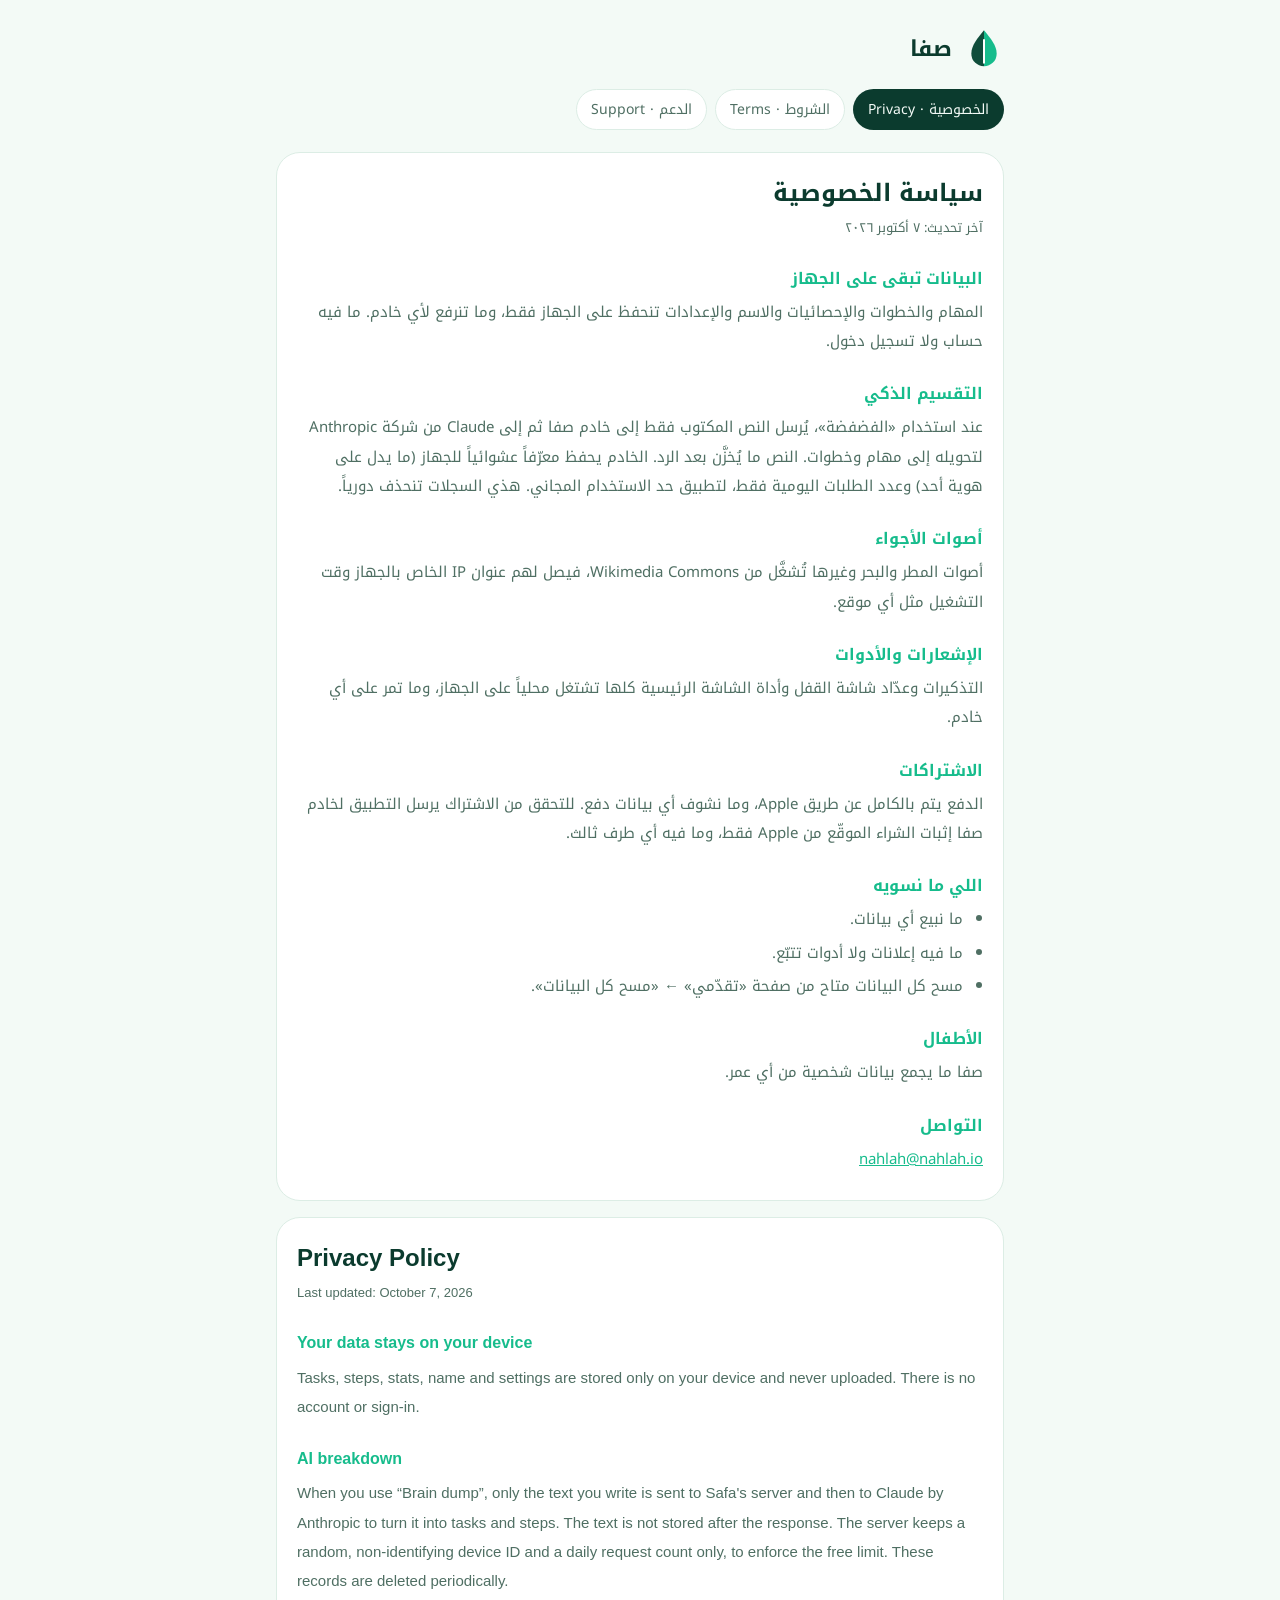
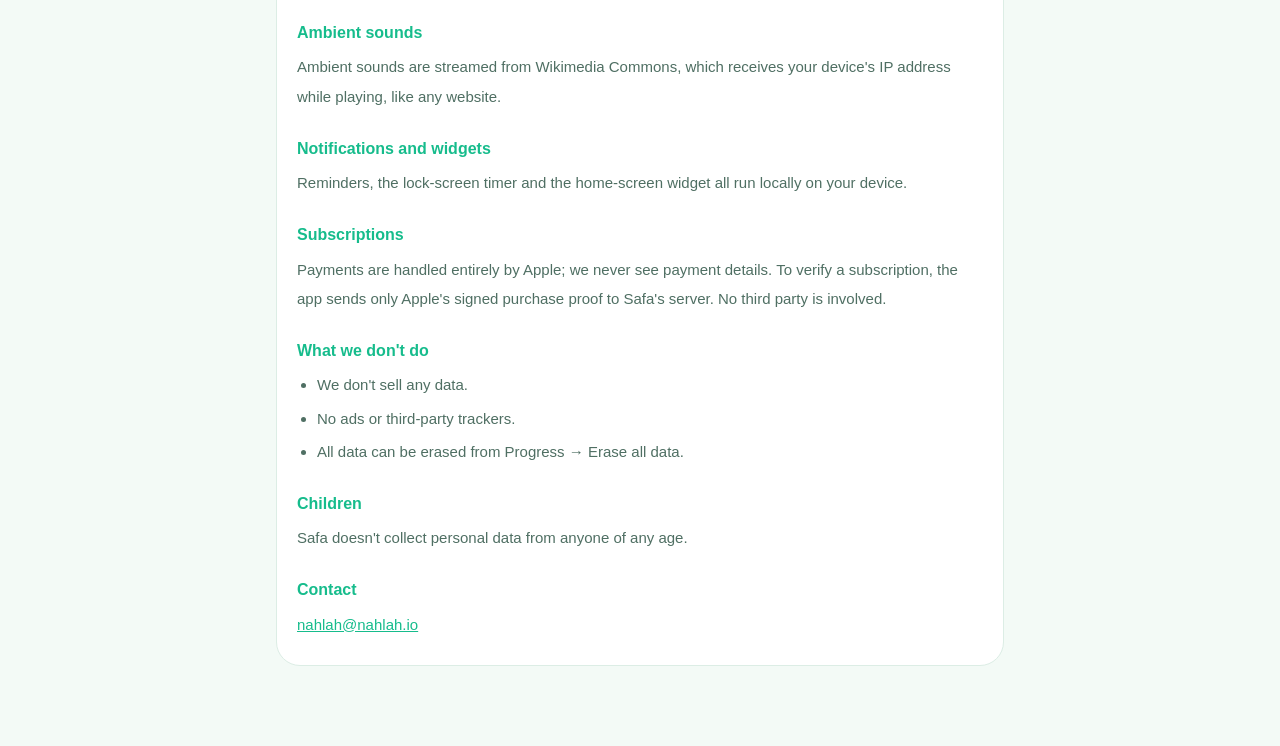
<file: index.html>
<!doctype html>
<html lang="ar" dir="rtl">
<head>
<meta charset="utf-8">
<meta name="viewport" content="width=device-width, initial-scale=1">
<title>صفا: سياسة الخصوصية</title>
<link rel="preconnect" href="https://fonts.googleapis.com"><link href="https://fonts.googleapis.com/css2?family=Noto+Kufi+Arabic:wght@400;700&display=swap" rel="stylesheet">
<link rel="stylesheet" href="style.css">
</head>
<body><main>
<header><svg viewBox="0 0 100 120" aria-hidden="true"><path d="M50 4C30 28 12 50 12 74a38 38 0 0 0 38 38z" fill="#0F4D3B"/><path d="M50 4c20 24 38 46 38 70a38 38 0 0 1-38 38z" fill="#16BC8C"/><rect x="47" y="30" width="6" height="74" rx="3" fill="#fff"/></svg><b>صفا</b></header>
<nav><a href="./" aria-current="page">الخصوصية · Privacy</a><a href="terms.html" >الشروط · Terms</a><a href="support.html" >الدعم · Support</a></nav>
<section>
<h1>سياسة الخصوصية</h1>
<p class="date">آخر تحديث: ٧ أكتوبر ٢٠٢٦</p>
<h2>البيانات تبقى على الجهاز</h2>
<p>المهام والخطوات والإحصائيات والاسم والإعدادات تنحفظ على الجهاز فقط، وما تنرفع لأي خادم. ما فيه حساب ولا تسجيل دخول.</p>
<h2>التقسيم الذكي</h2>
<p>عند استخدام «الفضفضة»، يُرسل النص المكتوب فقط إلى خادم صفا ثم إلى Claude من شركة Anthropic لتحويله إلى مهام وخطوات. النص ما يُخزَّن بعد الرد. الخادم يحفظ معرّفاً عشوائياً للجهاز (ما يدل على هوية أحد) وعدد الطلبات اليومية فقط، لتطبيق حد الاستخدام المجاني. هذي السجلات تنحذف دورياً.</p>
<h2>أصوات الأجواء</h2>
<p>أصوات المطر والبحر وغيرها تُشغَّل من Wikimedia Commons، فيصل لهم عنوان IP الخاص بالجهاز وقت التشغيل مثل أي موقع.</p>
<h2>الإشعارات والأدوات</h2>
<p>التذكيرات وعدّاد شاشة القفل وأداة الشاشة الرئيسية كلها تشتغل محلياً على الجهاز، وما تمر على أي خادم.</p>
<h2>الاشتراكات</h2>
<p>الدفع يتم بالكامل عن طريق Apple، وما نشوف أي بيانات دفع. للتحقق من الاشتراك يرسل التطبيق لخادم صفا إثبات الشراء الموقّع من Apple فقط، وما فيه أي طرف ثالث.</p>
<h2>اللي ما نسويه</h2>
<ul><li>ما نبيع أي بيانات.</li><li>ما فيه إعلانات ولا أدوات تتبّع.</li><li>مسح كل البيانات متاح من صفحة «تقدّمي» ← «مسح كل البيانات».</li></ul>
<h2>الأطفال</h2>
<p>صفا ما يجمع بيانات شخصية من أي عمر.</p>
<h2>التواصل</h2>
<p><a href="mailto:nahlah@nahlah.io">nahlah@nahlah.io</a></p>
</section>
<section lang="en">
<h1>Privacy Policy</h1>
<p class="date">Last updated: October 7, 2026</p>
<h2>Your data stays on your device</h2>
<p>Tasks, steps, stats, name and settings are stored only on your device and never uploaded. There is no account or sign-in.</p>
<h2>AI breakdown</h2>
<p>When you use “Brain dump”, only the text you write is sent to Safa's server and then to Claude by Anthropic to turn it into tasks and steps. The text is not stored after the response. The server keeps a random, non-identifying device ID and a daily request count only, to enforce the free limit. These records are deleted periodically.</p>
<h2>Ambient sounds</h2>
<p>Ambient sounds are streamed from Wikimedia Commons, which receives your device's IP address while playing, like any website.</p>
<h2>Notifications and widgets</h2>
<p>Reminders, the lock-screen timer and the home-screen widget all run locally on your device.</p>
<h2>Subscriptions</h2>
<p>Payments are handled entirely by Apple; we never see payment details. To verify a subscription, the app sends only Apple's signed purchase proof to Safa's server. No third party is involved.</p>
<h2>What we don't do</h2>
<ul><li>We don't sell any data.</li><li>No ads or third-party trackers.</li><li>All data can be erased from Progress → Erase all data.</li></ul>
<h2>Children</h2>
<p>Safa doesn't collect personal data from anyone of any age.</p>
<h2>Contact</h2>
<p><a href="mailto:nahlah@nahlah.io">nahlah@nahlah.io</a></p>
</section>
</main></body></html>
</file>
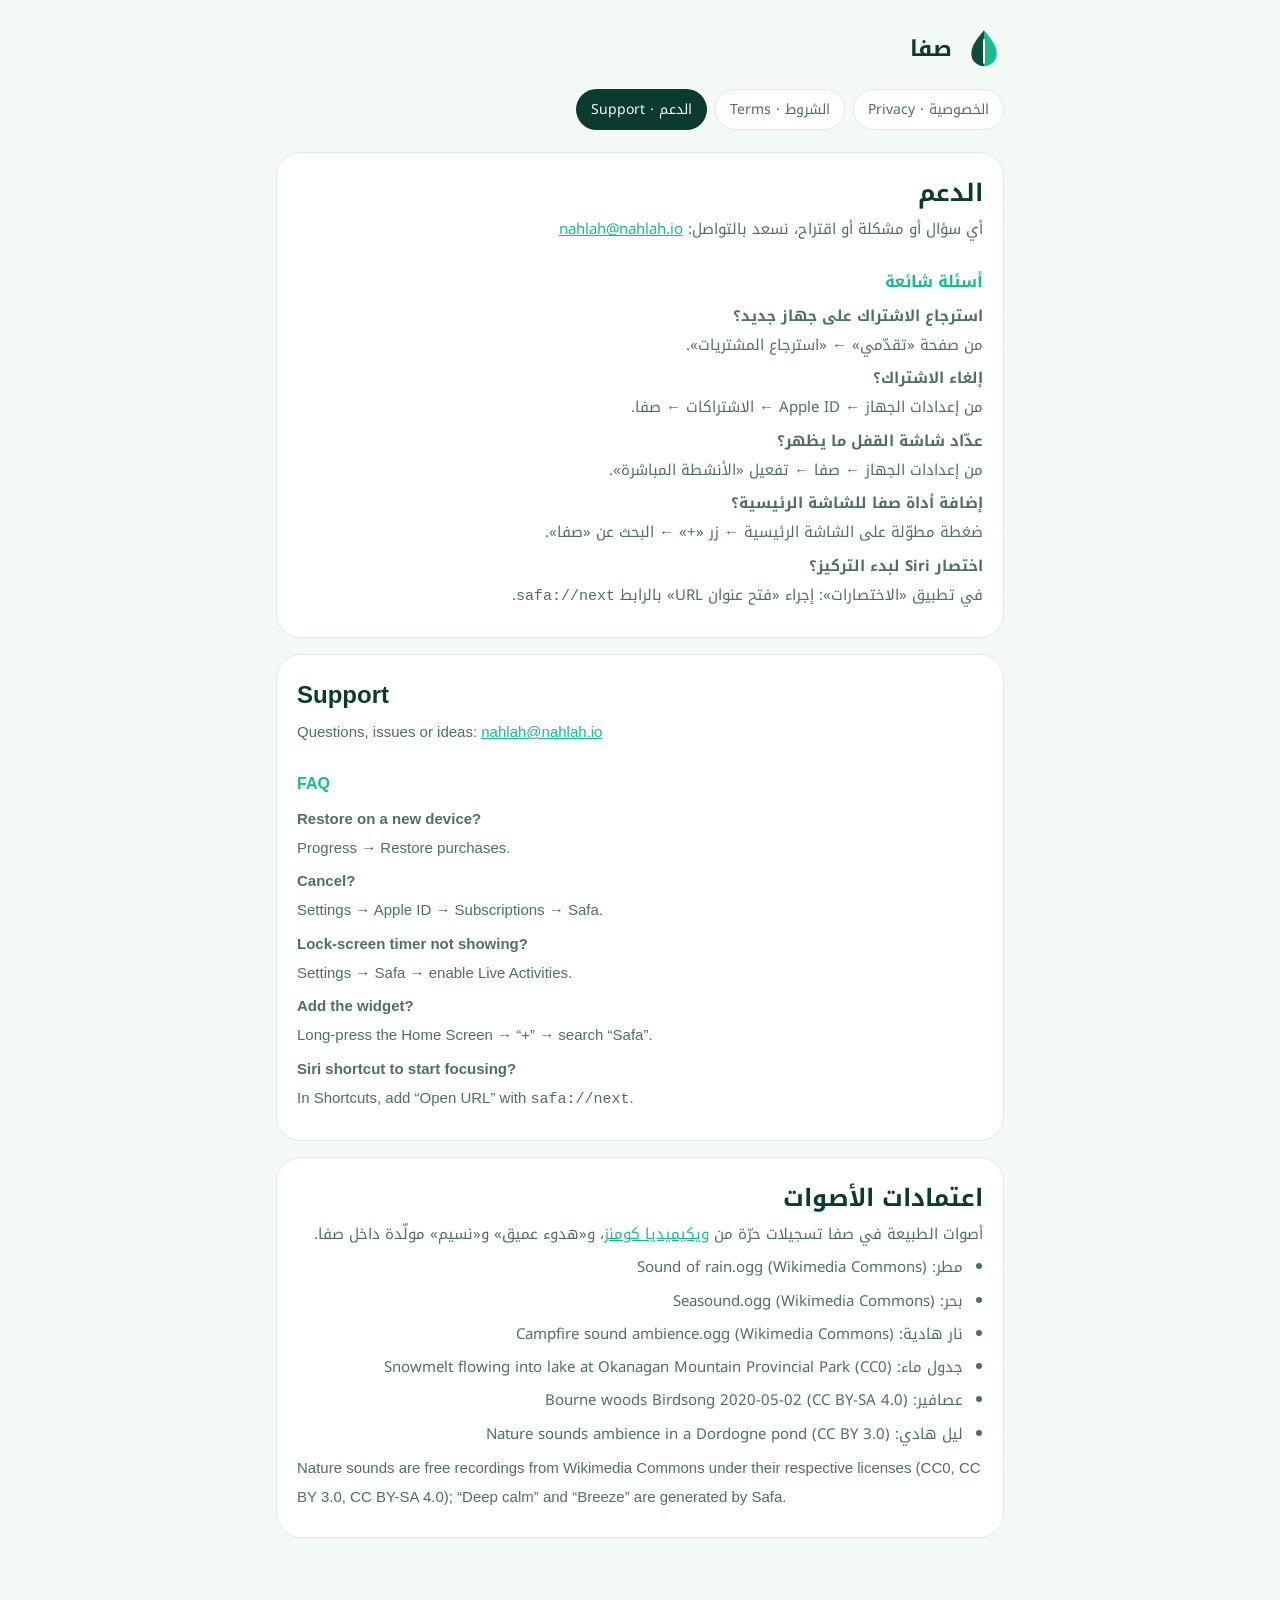
<file: support.html>
<!doctype html>
<html lang="ar" dir="rtl">
<head>
<meta charset="utf-8">
<meta name="viewport" content="width=device-width, initial-scale=1">
<title>صفا: الدعم</title>
<link rel="preconnect" href="https://fonts.googleapis.com"><link href="https://fonts.googleapis.com/css2?family=Noto+Kufi+Arabic:wght@400;700&display=swap" rel="stylesheet">
<link rel="stylesheet" href="style.css">
</head>
<body><main>
<header><svg viewBox="0 0 100 120" aria-hidden="true"><path d="M50 4C30 28 12 50 12 74a38 38 0 0 0 38 38z" fill="#0F4D3B"/><path d="M50 4c20 24 38 46 38 70a38 38 0 0 1-38 38z" fill="#16BC8C"/><rect x="47" y="30" width="6" height="74" rx="3" fill="#fff"/></svg><b>صفا</b></header>
<nav><a href="./" >الخصوصية · Privacy</a><a href="terms.html" >الشروط · Terms</a><a href="support.html" aria-current="page">الدعم · Support</a></nav>
<section>
<h1>الدعم</h1>
<p>أي سؤال أو مشكلة أو اقتراح، نسعد بالتواصل: <a href="mailto:nahlah@nahlah.io">nahlah@nahlah.io</a></p>
<h2>أسئلة شائعة</h2>
<p><b>استرجاع الاشتراك على جهاز جديد؟</b><br>من صفحة «تقدّمي» ← «استرجاع المشتريات».</p>
<p><b>إلغاء الاشتراك؟</b><br>من إعدادات الجهاز ← Apple ID ← الاشتراكات ← صفا.</p>
<p><b>عدّاد شاشة القفل ما يظهر؟</b><br>من إعدادات الجهاز ← صفا ← تفعيل «الأنشطة المباشرة».</p>
<p><b>إضافة أداة صفا للشاشة الرئيسية؟</b><br>ضغطة مطوّلة على الشاشة الرئيسية ← زر «+» ← البحث عن «صفا».</p>
<p><b>اختصار Siri لبدء التركيز؟</b><br>في تطبيق «الاختصارات»: إجراء «فتح عنوان URL» بالرابط <code>safa://next</code>.</p>
</section>
<section lang="en">
<h1>Support</h1>
<p>Questions, issues or ideas: <a href="mailto:nahlah@nahlah.io">nahlah@nahlah.io</a></p>
<h2>FAQ</h2>
<p><b>Restore on a new device?</b><br>Progress → Restore purchases.</p>
<p><b>Cancel?</b><br>Settings → Apple ID → Subscriptions → Safa.</p>
<p><b>Lock-screen timer not showing?</b><br>Settings → Safa → enable Live Activities.</p>
<p><b>Add the widget?</b><br>Long-press the Home Screen → “+” → search “Safa”.</p>
<p><b>Siri shortcut to start focusing?</b><br>In Shortcuts, add “Open URL” with <code>safa://next</code>.</p>
</section>
<section>
<h1>اعتمادات الأصوات</h1>
<p>أصوات الطبيعة في صفا تسجيلات حرّة من <a href="https://commons.wikimedia.org">ويكيميديا كومنز</a>، و«هدوء عميق» و«نسيم» مولّدة داخل صفا.</p>
<ul>
<li>مطر: Sound of rain.ogg (Wikimedia Commons)</li>
<li>بحر: Seasound.ogg (Wikimedia Commons)</li>
<li>نار هادية: Campfire sound ambience.ogg (Wikimedia Commons)</li>
<li>جدول ماء: Snowmelt flowing into lake at Okanagan Mountain Provincial Park (CC0)</li>
<li>عصافير: Bourne woods Birdsong 2020-05-02 (CC BY-SA 4.0)</li>
<li>ليل هادي: Nature sounds ambience in a Dordogne pond (CC BY 3.0)</li>
</ul>
<p lang="en">Nature sounds are free recordings from Wikimedia Commons under their respective licenses (CC0, CC BY 3.0, CC BY-SA 4.0); “Deep calm” and “Breeze” are generated by Safa.</p>
</section>
</main></body></html>
</file>
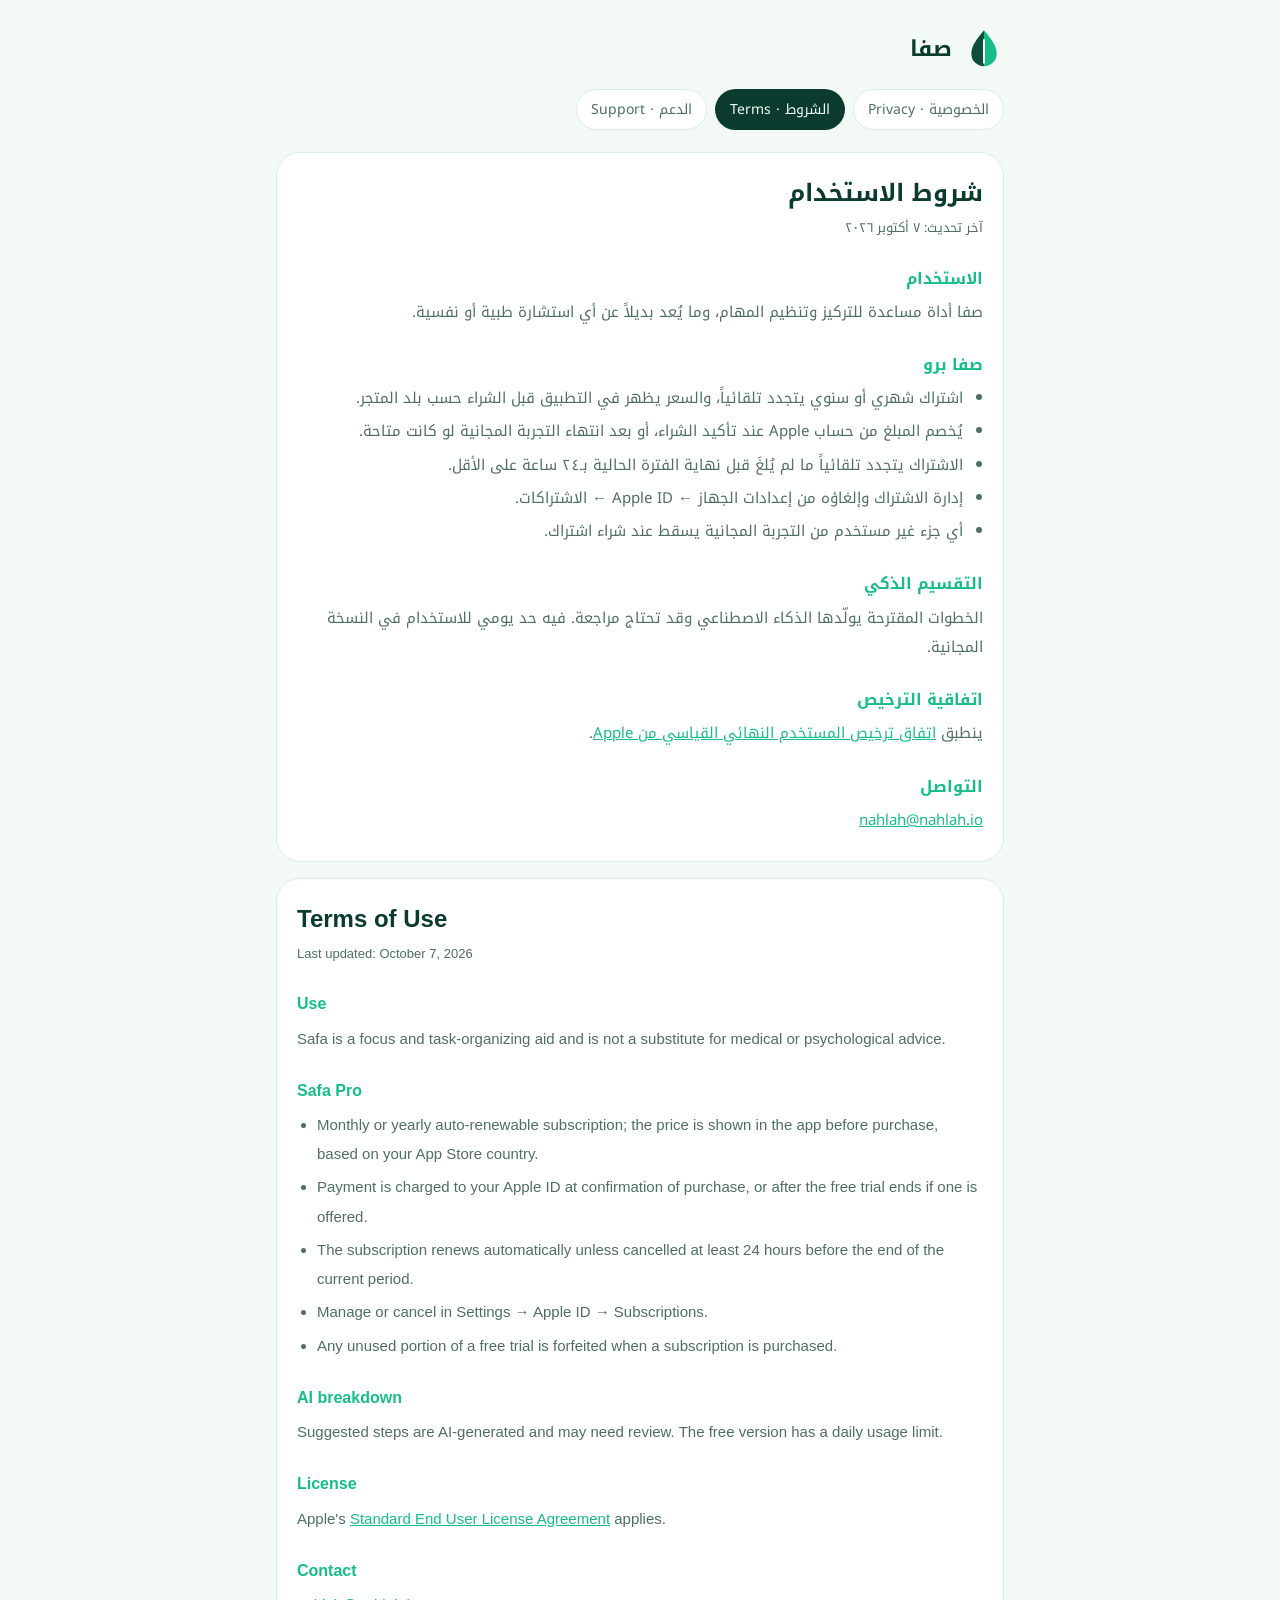
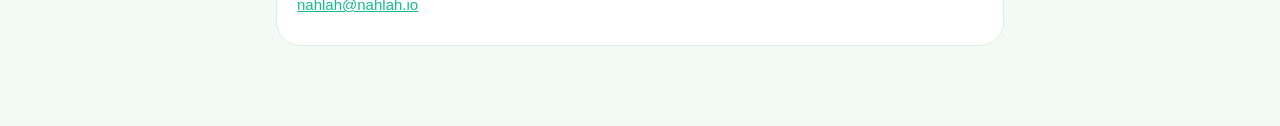
<file: terms.html>
<!doctype html>
<html lang="ar" dir="rtl">
<head>
<meta charset="utf-8">
<meta name="viewport" content="width=device-width, initial-scale=1">
<title>صفا: شروط الاستخدام</title>
<link rel="preconnect" href="https://fonts.googleapis.com"><link href="https://fonts.googleapis.com/css2?family=Noto+Kufi+Arabic:wght@400;700&display=swap" rel="stylesheet">
<link rel="stylesheet" href="style.css">
</head>
<body><main>
<header><svg viewBox="0 0 100 120" aria-hidden="true"><path d="M50 4C30 28 12 50 12 74a38 38 0 0 0 38 38z" fill="#0F4D3B"/><path d="M50 4c20 24 38 46 38 70a38 38 0 0 1-38 38z" fill="#16BC8C"/><rect x="47" y="30" width="6" height="74" rx="3" fill="#fff"/></svg><b>صفا</b></header>
<nav><a href="./" >الخصوصية · Privacy</a><a href="terms.html" aria-current="page">الشروط · Terms</a><a href="support.html" >الدعم · Support</a></nav>
<section>
<h1>شروط الاستخدام</h1>
<p class="date">آخر تحديث: ٧ أكتوبر ٢٠٢٦</p>
<h2>الاستخدام</h2>
<p>صفا أداة مساعدة للتركيز وتنظيم المهام، وما يُعد بديلاً عن أي استشارة طبية أو نفسية.</p>
<h2>صفا برو</h2>
<ul>
<li>اشتراك شهري أو سنوي يتجدد تلقائياً، والسعر يظهر في التطبيق قبل الشراء حسب بلد المتجر.</li>
<li>يُخصم المبلغ من حساب Apple عند تأكيد الشراء، أو بعد انتهاء التجربة المجانية لو كانت متاحة.</li>
<li>الاشتراك يتجدد تلقائياً ما لم يُلغَ قبل نهاية الفترة الحالية بـ٢٤ ساعة على الأقل.</li>
<li>إدارة الاشتراك وإلغاؤه من إعدادات الجهاز ← Apple ID ← الاشتراكات.</li>
<li>أي جزء غير مستخدم من التجربة المجانية يسقط عند شراء اشتراك.</li>
</ul>
<h2>التقسيم الذكي</h2>
<p>الخطوات المقترحة يولّدها الذكاء الاصطناعي وقد تحتاج مراجعة. فيه حد يومي للاستخدام في النسخة المجانية.</p>
<h2>اتفاقية الترخيص</h2>
<p>ينطبق <a href="https://www.apple.com/legal/internet-services/itunes/dev/stdeula/">اتفاق ترخيص المستخدم النهائي القياسي من Apple</a>.</p>
<h2>التواصل</h2>
<p><a href="mailto:nahlah@nahlah.io">nahlah@nahlah.io</a></p>
</section>
<section lang="en">
<h1>Terms of Use</h1>
<p class="date">Last updated: October 7, 2026</p>
<h2>Use</h2>
<p>Safa is a focus and task-organizing aid and is not a substitute for medical or psychological advice.</p>
<h2>Safa Pro</h2>
<ul>
<li>Monthly or yearly auto-renewable subscription; the price is shown in the app before purchase, based on your App Store country.</li>
<li>Payment is charged to your Apple ID at confirmation of purchase, or after the free trial ends if one is offered.</li>
<li>The subscription renews automatically unless cancelled at least 24 hours before the end of the current period.</li>
<li>Manage or cancel in Settings → Apple ID → Subscriptions.</li>
<li>Any unused portion of a free trial is forfeited when a subscription is purchased.</li>
</ul>
<h2>AI breakdown</h2>
<p>Suggested steps are AI-generated and may need review. The free version has a daily usage limit.</p>
<h2>License</h2>
<p>Apple's <a href="https://www.apple.com/legal/internet-services/itunes/dev/stdeula/">Standard End User License Agreement</a> applies.</p>
<h2>Contact</h2>
<p><a href="mailto:nahlah@nahlah.io">nahlah@nahlah.io</a></p>
</section>
</main></body></html>
</file>
<file: style.css>
:root{--bg:#F3FAF6;--card:#fff;--ink:#0B3B2E;--soft:#4F6F63;--line:#DCEDE5;--mint:#16BC8C;--lime:#C6F65A}
@media (prefers-color-scheme:dark){:root{--bg:#071C16;--card:#0E2A22;--ink:#EAF6F0;--soft:#9CC9B6;--line:#1D3E33}}
*{box-sizing:border-box}
body{margin:0;background:var(--bg);color:var(--ink);font-family:"Noto Kufi Arabic",-apple-system,"SF Arabic",Tahoma,sans-serif;line-height:1.95}
main{max-width:760px;margin:0 auto;padding:28px 16px 64px}
header{display:flex;align-items:center;gap:12px;margin-bottom:18px}
header svg{width:40px;height:40px;flex:none}
header b{font-size:22px}
nav{display:flex;gap:8px;flex-wrap:wrap;margin:0 0 22px}
nav a{padding:6px 14px;border-radius:999px;border:1px solid var(--line);color:var(--soft);text-decoration:none;font-size:14px;background:var(--card)}
nav a[aria-current]{background:var(--ink);color:var(--bg);border-color:transparent}
section{background:var(--card);border:1px solid var(--line);border-radius:24px;padding:22px 20px;margin-bottom:16px}
h1{font-size:24px;margin:0 0 2px;line-height:1.5}
h2{font-size:16px;margin:22px 0 4px;color:var(--mint)}
p,li{color:var(--soft);font-size:15px;margin:4px 0}
ul{padding-inline-start:20px;margin:4px 0}
a{color:var(--mint)}
.date{font-size:13px}
[lang=en]{direction:ltr;text-align:left;font-family:-apple-system,"Segoe UI",sans-serif}
</file>
